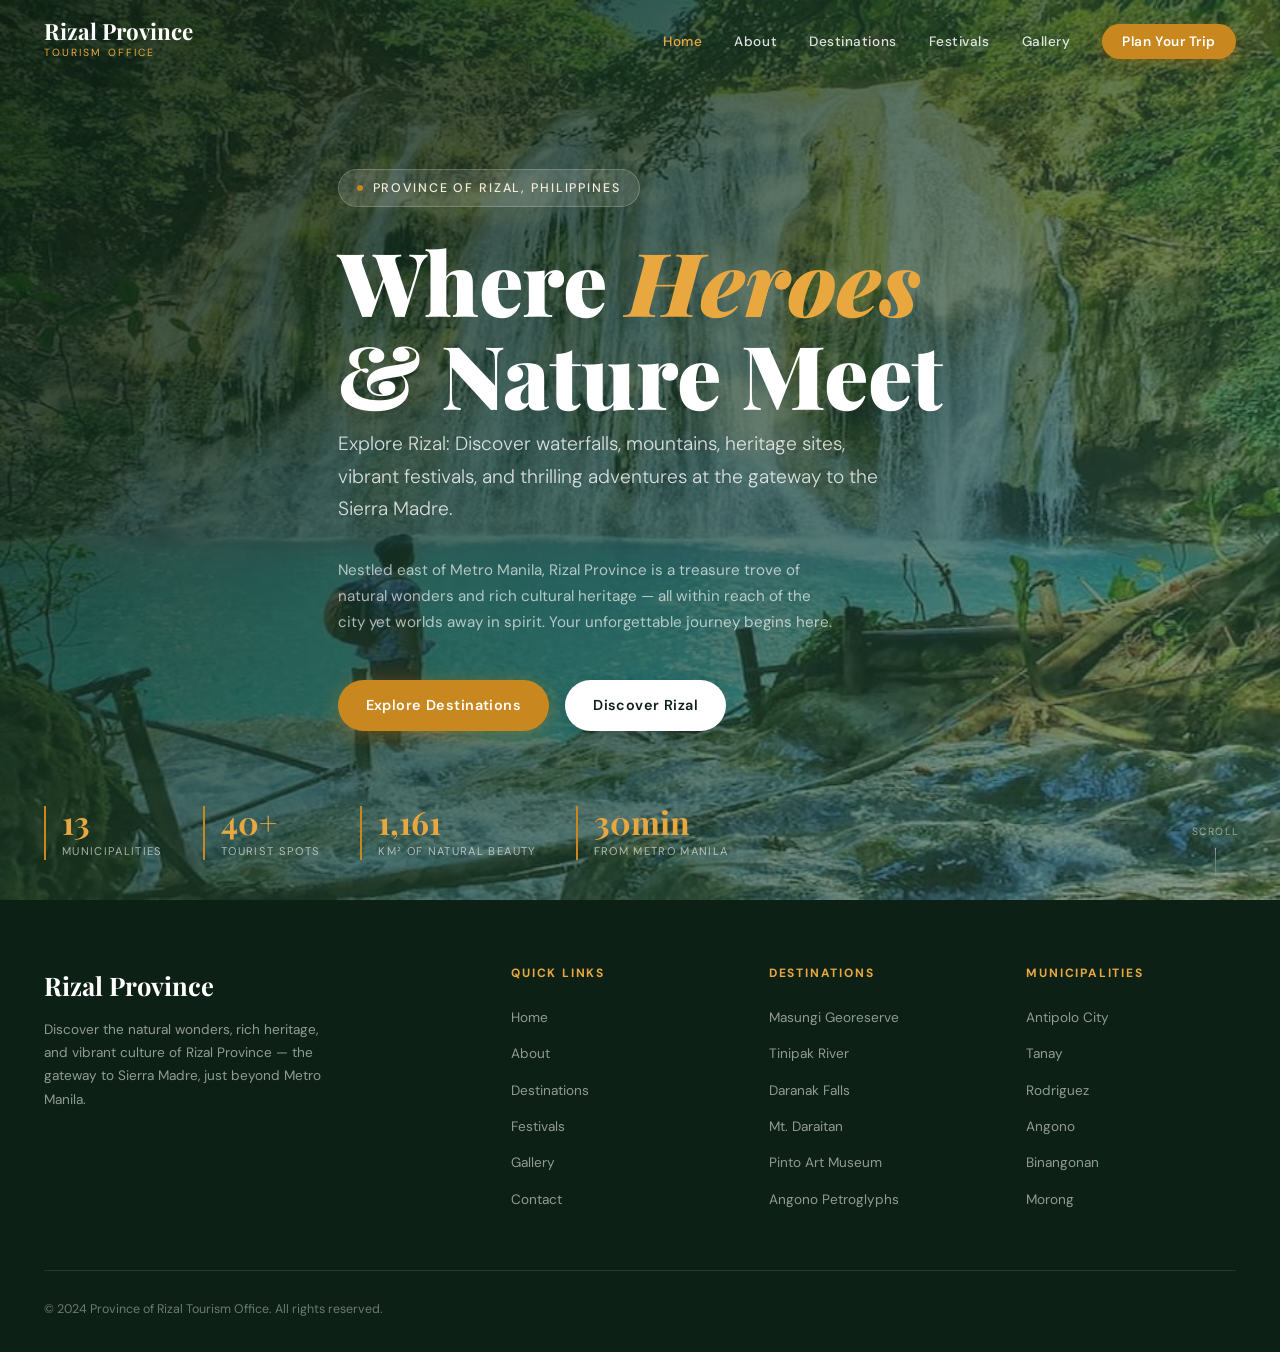
<file: index.html>
<!DOCTYPE html>
<html lang="en">
<head>
<meta charset="UTF-8">
<meta name="viewport" content="width=device-width, initial-scale=1.0">
<title>Rizal Province — Where Heroes & Nature Meet</title>
<link rel="preconnect" href="https://fonts.googleapis.com">
<link href="https://fonts.googleapis.com/css2?family=Playfair+Display:ital,wght@0,400;0,600;0,700;0,900;1,400;1,700&family=DM+Sans:opsz,wght@9..40,300;9..40,400;9..40,500;9..40,600&display=swap" rel="stylesheet">
<link rel="stylesheet" href="Styles/styles.css" />
</head>
<body data-page="home">

<!-- ─── NAVIGATION ─── -->
<nav id="navbar">
  <div class="container nav-inner">
    <a href="index.html" class="nav-logo">
      <span class="logo-main">Rizal Province</span>
      <span class="logo-sub">Tourism Office</span>
    </a>
    <ul class="nav-links">
      <li><a href="index.html" class="nav-active">Home</a></li>
      <li><a href="about.html">About</a></li>
      <li><a href="destinations.html">Destinations</a></li>
      <li><a href="festivals.html">Festivals</a></li>
      <li><a href="gallery.html">Gallery</a></li>
      <li><a href="inquiry.html" class="nav-cta">Plan Your Trip</a></li>
    </ul>
    <button class="hamburger" onclick="openMobileNav()" aria-label="Menu">
      <span></span><span></span><span></span>
    </button>
  </div>
</nav>

<!-- ─── MOBILE NAV ─── -->
<div class="mobile-nav" id="mobileNav">
  <button class="close-mobile" onclick="closeMobileNav()">✕</button>
  <a href="index.html" onclick="closeMobileNav()">Home</a>
  <a href="about.html" onclick="closeMobileNav()">About</a>
  <a href="destinations.html" onclick="closeMobileNav()">Destinations</a>
  <a href="festivals.html" onclick="closeMobileNav()">Festivals</a>
  <a href="gallery.html" onclick="closeMobileNav()">Gallery</a>
  <a href="inquiry.html" onclick="closeMobileNav()">Plan Your Trip</a>
</div>

<!-- ─── HERO ─── -->
<section id="home">
  <div class="hero-bg" id="heroBg"></div>
  <div class="hero-overlay"></div>
  <div class="container">
    <div class="hero-content">
      <div class="hero-province-label">
        <span></span>
        Province of Rizal, Philippines
      </div>
      <h1 class="hero-title">
        Where <em>Heroes</em><br>&amp; Nature Meet
      </h1>
      <p class="hero-slogan">
        Explore Rizal: Discover waterfalls, mountains, heritage sites,
        vibrant festivals, and thrilling adventures at the gateway to the Sierra Madre.
      </p>
      <p class="hero-welcome">
        Nestled east of Metro Manila, Rizal Province is a treasure trove of natural
        wonders and rich cultural heritage — all within reach of the city yet worlds away in spirit.
        Your unforgettable journey begins here.
      </p>
      <div class="hero-actions">
        <a href="destinations.html" class="btn btn-primary">Explore Destinations</a>
        <a href="about.html" class="btn btn-white">Discover Rizal</a>
      </div>
    </div>
  </div>
  <div class="hero-stats">
    <div class="container">
      <div class="stat-item">
        <div class="stat-num">13</div>
        <div class="stat-label">Municipalities</div>
      </div>
      <div class="stat-item">
        <div class="stat-num">40+</div>
        <div class="stat-label">Tourist Spots</div>
      </div>
      <div class="stat-item">
        <div class="stat-num">1,161</div>
        <div class="stat-label">km² of Natural Beauty</div>
      </div>
      <div class="stat-item">
        <div class="stat-num">30min</div>
        <div class="stat-label">From Metro Manila</div>
      </div>
    </div>
  </div>
  <div class="scroll-indicator">Scroll</div>
</section>

<!-- ─── FOOTER ─── -->
<footer>
  <div class="container">
    <div class="footer-grid">
      <div class="footer-brand">
        <div class="foot-logo">Rizal Province</div>
        <p>Discover the natural wonders, rich heritage, and vibrant culture of Rizal Province — the gateway to Sierra Madre, just beyond Metro Manila.</p>
      </div>
      <div class="footer-col">
        <h4>Quick Links</h4>
        <ul>
          <li><a href="index.html">Home</a></li>
          <li><a href="about.html">About</a></li>
          <li><a href="destinations.html">Destinations</a></li>
          <li><a href="festivals.html">Festivals</a></li>
          <li><a href="gallery.html">Gallery</a></li>
          <li><a href="inquiry.html">Contact</a></li>
        </ul>
      </div>
      <div class="footer-col">
        <h4>Destinations</h4>
        <ul>
          <li><a href="destinations.html">Masungi Georeserve</a></li>
          <li><a href="destinations.html">Tinipak River</a></li>
          <li><a href="destinations.html">Daranak Falls</a></li>
          <li><a href="destinations.html">Mt. Daraitan</a></li>
          <li><a href="destinations.html">Pinto Art Museum</a></li>
          <li><a href="destinations.html">Angono Petroglyphs</a></li>
        </ul>
      </div>
      <div class="footer-col">
        <h4>Municipalities</h4>
        <ul>
          <li><a href="destinations.html">Antipolo City</a></li>
          <li><a href="destinations.html">Tanay</a></li>
          <li><a href="destinations.html">Rodriguez</a></li>
          <li><a href="destinations.html">Angono</a></li>
          <li><a href="destinations.html">Binangonan</a></li>
          <li><a href="destinations.html">Morong</a></li>
        </ul>
      </div>
    </div>
    <div class="footer-bottom">
      <p>© 2024 Province of Rizal Tourism Office. All rights reserved.</p>
    </div>
  </div>
</footer>

<script src="Javascript/main.js"></script>
</body>
</html>
</file>
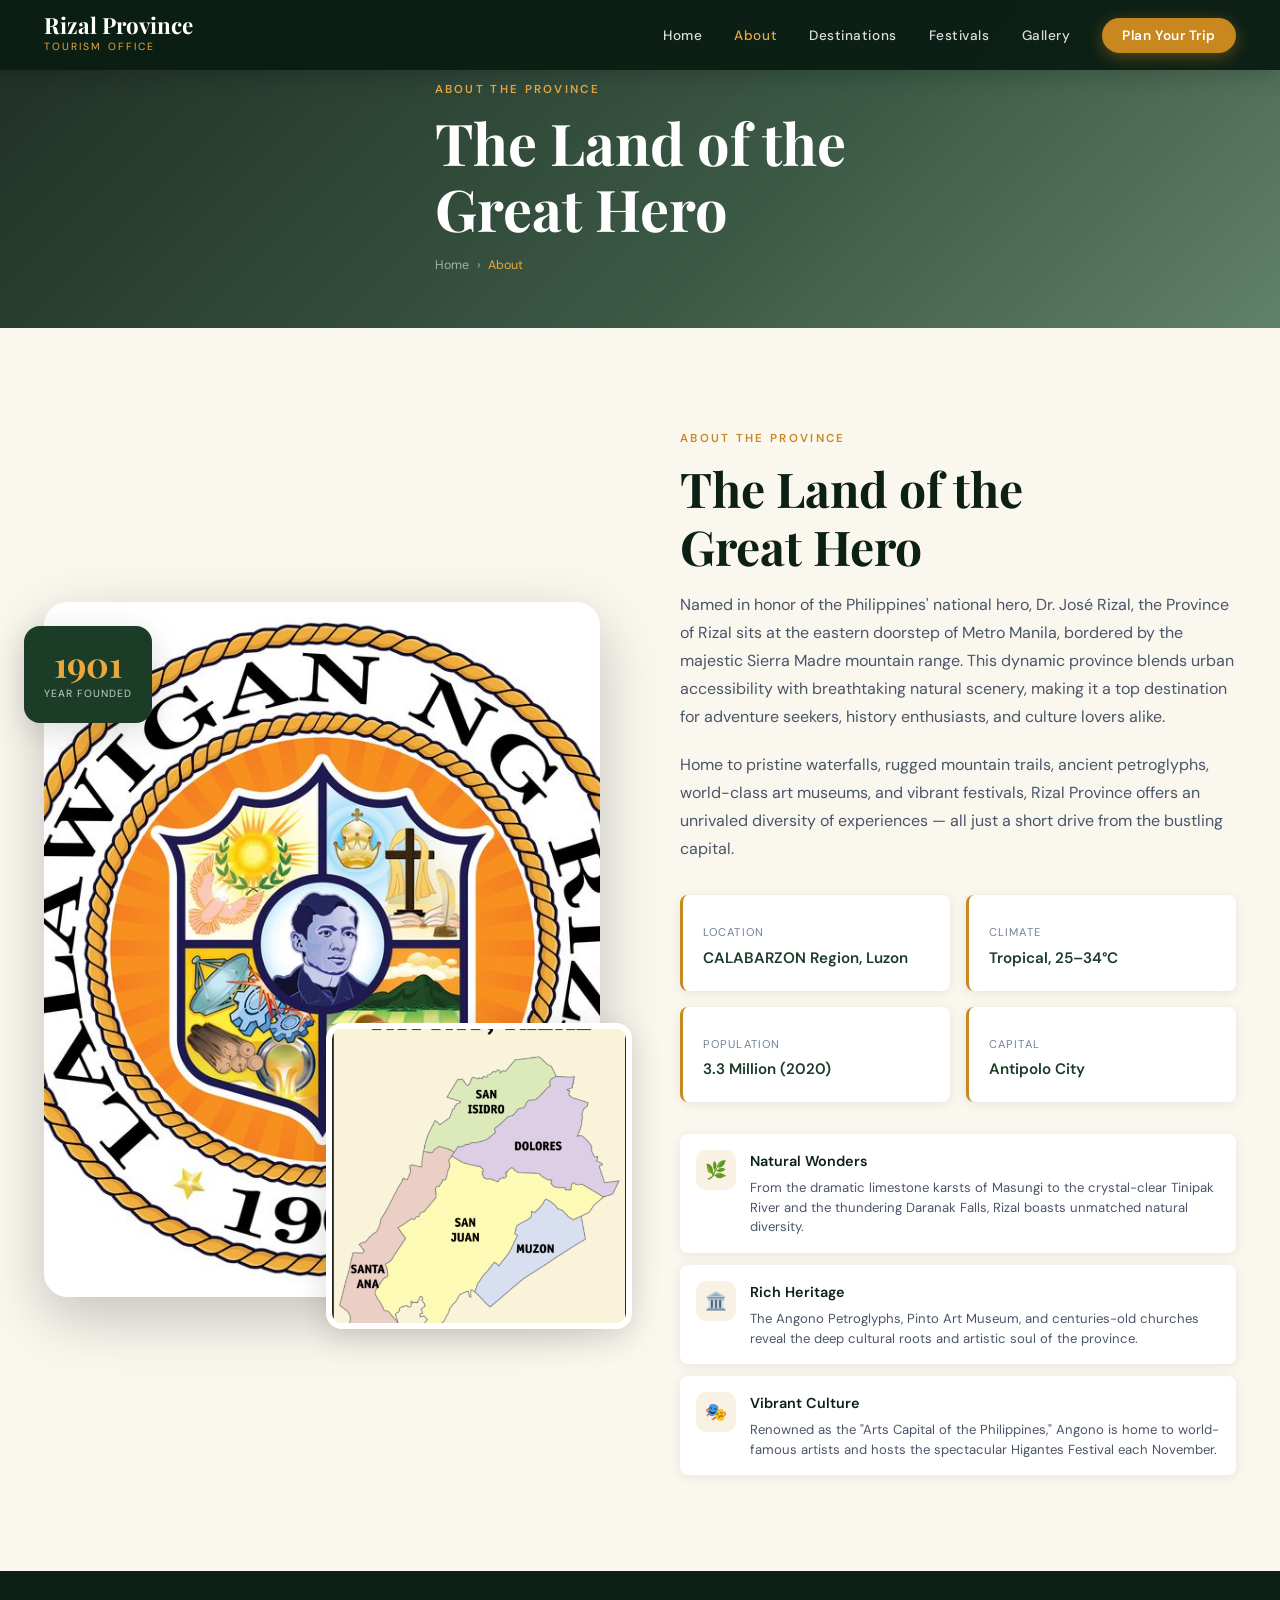
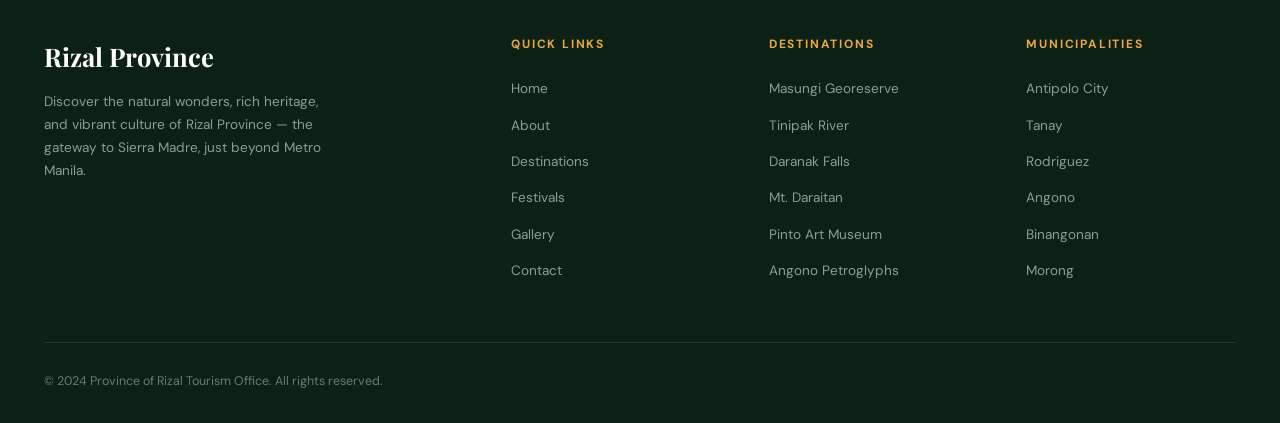
<file: about.html>
<!DOCTYPE html>
<html lang="en">
<head>
<meta charset="UTF-8">
<meta name="viewport" content="width=device-width, initial-scale=1.0">
<title>About — Rizal Province Tourism</title>
<link rel="preconnect" href="https://fonts.googleapis.com">
<link href="https://fonts.googleapis.com/css2?family=Playfair+Display:ital,wght@0,400;0,600;0,700;0,900;1,400;1,700&family=DM+Sans:opsz,wght@9..40,300;9..40,400;9..40,500;9..40,600&display=swap" rel="stylesheet">
<link rel="stylesheet" href="Styles/styles.css" />
<style>
  /* Page hero banner for inner pages */
  .page-hero {
    background: linear-gradient(135deg, rgba(11,30,20,.92) 0%, rgba(27,61,40,.85) 60%, rgba(45,90,61,.75) 100%),
                url('https://picsum.photos/seed/rizal-about/1920/600') center/cover no-repeat;
    min-height: 320px;
    display: flex;
    align-items: flex-end;
    padding-top: 80px;
  }
  .page-hero .container { padding-bottom: 52px; }
  .page-hero-label {
    font-size: .72rem; font-weight: 600; letter-spacing: .2em;
    text-transform: uppercase; color: var(--gold-lite); margin-bottom: 10px;
    display: block;
  }
  .page-hero-title {
    font-family: 'Playfair Display', serif;
    font-size: clamp(2.2rem, 5vw, 3.6rem);
    font-weight: 700; color: var(--white); line-height: 1.15;
  }
  .breadcrumb {
    display: flex; align-items: center; gap: 8px;
    font-size: .78rem; color: rgba(255,255,255,.55);
    margin-top: 14px;
  }
  .breadcrumb a { color: rgba(255,255,255,.55); transition: color .2s; }
  .breadcrumb a:hover { color: var(--gold-lite); }
  .breadcrumb span { color: var(--gold-lite); }
</style>
</head>
<body>

<!-- ─── NAVIGATION ─── -->
<nav id="navbar">
  <div class="container nav-inner">
    <a href="index.html" class="nav-logo">
      <span class="logo-main">Rizal Province</span>
      <span class="logo-sub">Tourism Office</span>
    </a>
    <ul class="nav-links">
      <li><a href="index.html">Home</a></li>
      <li><a href="about.html" class="nav-active">About</a></li>
      <li><a href="destinations.html">Destinations</a></li>
      <li><a href="festivals.html">Festivals</a></li>
      <li><a href="gallery.html">Gallery</a></li>
      <li><a href="inquiry.html" class="nav-cta">Plan Your Trip</a></li>
    </ul>
    <button class="hamburger" onclick="openMobileNav()" aria-label="Menu">
      <span></span><span></span><span></span>
    </button>
  </div>
</nav>

<!-- ─── MOBILE NAV ─── -->
<div class="mobile-nav" id="mobileNav">
  <button class="close-mobile" onclick="closeMobileNav()">✕</button>
  <a href="index.html" onclick="closeMobileNav()">Home</a>
  <a href="about.html" onclick="closeMobileNav()">About</a>
  <a href="destinations.html" onclick="closeMobileNav()">Destinations</a>
  <a href="festivals.html" onclick="closeMobileNav()">Festivals</a>
  <a href="gallery.html" onclick="closeMobileNav()">Gallery</a>
  <a href="inquiry.html" onclick="closeMobileNav()">Plan Your Trip</a>
</div>

<!-- ─── PAGE HERO BANNER ─── -->
<div class="page-hero">
  <div class="container">
    <span class="page-hero-label">About the Province</span>
    <h1 class="page-hero-title">The Land of the<br>Great Hero</h1>
    <div class="breadcrumb">
      <a href="index.html">Home</a> › <span>About</span>
    </div>
  </div>
</div>

<!-- ─── ABOUT ─── -->
<section id="about">
  <div class="container">
    <div class="about-grid">
      <div class="about-image-wrap reveal">
        <img class="about-image-main" src="images/Rizalc.jpg" alt="Rizal Province Nature">
        <img class="about-image-accent" src="images/rizalMap.png" alt="Rizal Heritage">
        <div class="about-badge">
          <div class="badge-num">1901</div>
          <div class="badge-label">Year Founded</div>
        </div>
      </div>
      <div class="about-content reveal">
        <span class="section-label">About the Province</span>
        <h2 class="section-title">The Land of the<br>Great Hero</h2>
        <p style="color:var(--text-mid);line-height:1.75;margin-bottom:20px">
          Named in honor of the Philippines' national hero, Dr. José Rizal, the Province of Rizal
          sits at the eastern doorstep of Metro Manila, bordered by the majestic Sierra Madre mountain range.
          This dynamic province blends urban accessibility with breathtaking natural scenery, making it a
          top destination for adventure seekers, history enthusiasts, and culture lovers alike.
        </p>
        <p style="color:var(--text-mid);line-height:1.75">
          Home to pristine waterfalls, rugged mountain trails, ancient petroglyphs, world-class art
          museums, and vibrant festivals, Rizal Province offers an unrivaled diversity of experiences —
          all just a short drive from the bustling capital.
        </p>
        <div class="about-facts">
          <div class="fact-card">
            <div class="fact-icon"></div>
            <div class="fact-title">Location</div>
            <div class="fact-val">CALABARZON Region, Luzon</div>
          </div>
          <div class="fact-card">
            <div class="fact-icon"></div>
            <div class="fact-title">Climate</div>
            <div class="fact-val">Tropical, 25–34°C</div>
          </div>
          <div class="fact-card">
            <div class="fact-icon"></div>
            <div class="fact-title">Population</div>
            <div class="fact-val">3.3 Million (2020)</div>
          </div>
          <div class="fact-card">
            <div class="fact-icon"></div>
            <div class="fact-title">Capital</div>
            <div class="fact-val">Antipolo City</div>
          </div>
        </div>
        <div class="about-features">
          <div class="about-feature">
            <div class="feat-icon">🌿</div>
            <div>
              <h4>Natural Wonders</h4>
              <p>From the dramatic limestone karsts of Masungi to the crystal-clear Tinipak River and the thundering Daranak Falls, Rizal boasts unmatched natural diversity.</p>
            </div>
          </div>
          <div class="about-feature">
            <div class="feat-icon">🏛️</div>
            <div>
              <h4>Rich Heritage</h4>
              <p>The Angono Petroglyphs, Pinto Art Museum, and centuries-old churches reveal the deep cultural roots and artistic soul of the province.</p>
            </div>
          </div>
          <div class="about-feature">
            <div class="feat-icon">🎭</div>
            <div>
              <h4>Vibrant Culture</h4>
              <p>Renowned as the "Arts Capital of the Philippines," Angono is home to world-famous artists and hosts the spectacular Higantes Festival each November.</p>
            </div>
          </div>
        </div>
      </div>
    </div>
  </div>
</section>

<!-- ─── FOOTER ─── -->
<footer>
  <div class="container">
    <div class="footer-grid">
      <div class="footer-brand">
        <div class="foot-logo">Rizal Province</div>
        <p>Discover the natural wonders, rich heritage, and vibrant culture of Rizal Province — the gateway to Sierra Madre, just beyond Metro Manila.</p>
      </div>
      <div class="footer-col">
        <h4>Quick Links</h4>
        <ul>
          <li><a href="index.html">Home</a></li>
          <li><a href="about.html">About</a></li>
          <li><a href="destinations.html">Destinations</a></li>
          <li><a href="festivals.html">Festivals</a></li>
          <li><a href="gallery.html">Gallery</a></li>
          <li><a href="inquiry.html">Contact</a></li>
        </ul>
      </div>
      <div class="footer-col">
        <h4>Destinations</h4>
        <ul>
          <li><a href="destinations.html">Masungi Georeserve</a></li>
          <li><a href="destinations.html">Tinipak River</a></li>
          <li><a href="destinations.html">Daranak Falls</a></li>
          <li><a href="destinations.html">Mt. Daraitan</a></li>
          <li><a href="destinations.html">Pinto Art Museum</a></li>
          <li><a href="destinations.html">Angono Petroglyphs</a></li>
        </ul>
      </div>
      <div class="footer-col">
        <h4>Municipalities</h4>
        <ul>
          <li><a href="destinations.html">Antipolo City</a></li>
          <li><a href="destinations.html">Tanay</a></li>
          <li><a href="destinations.html">Rodriguez</a></li>
          <li><a href="destinations.html">Angono</a></li>
          <li><a href="destinations.html">Binangonan</a></li>
          <li><a href="destinations.html">Morong</a></li>
        </ul>
      </div>
    </div>
    <div class="footer-bottom">
      <p>© 2024 Province of Rizal Tourism Office. All rights reserved.</p>
    </div>
  </div>
</footer>

<script src="Javascript/main.js"></script>
</body>
</html>
</file>
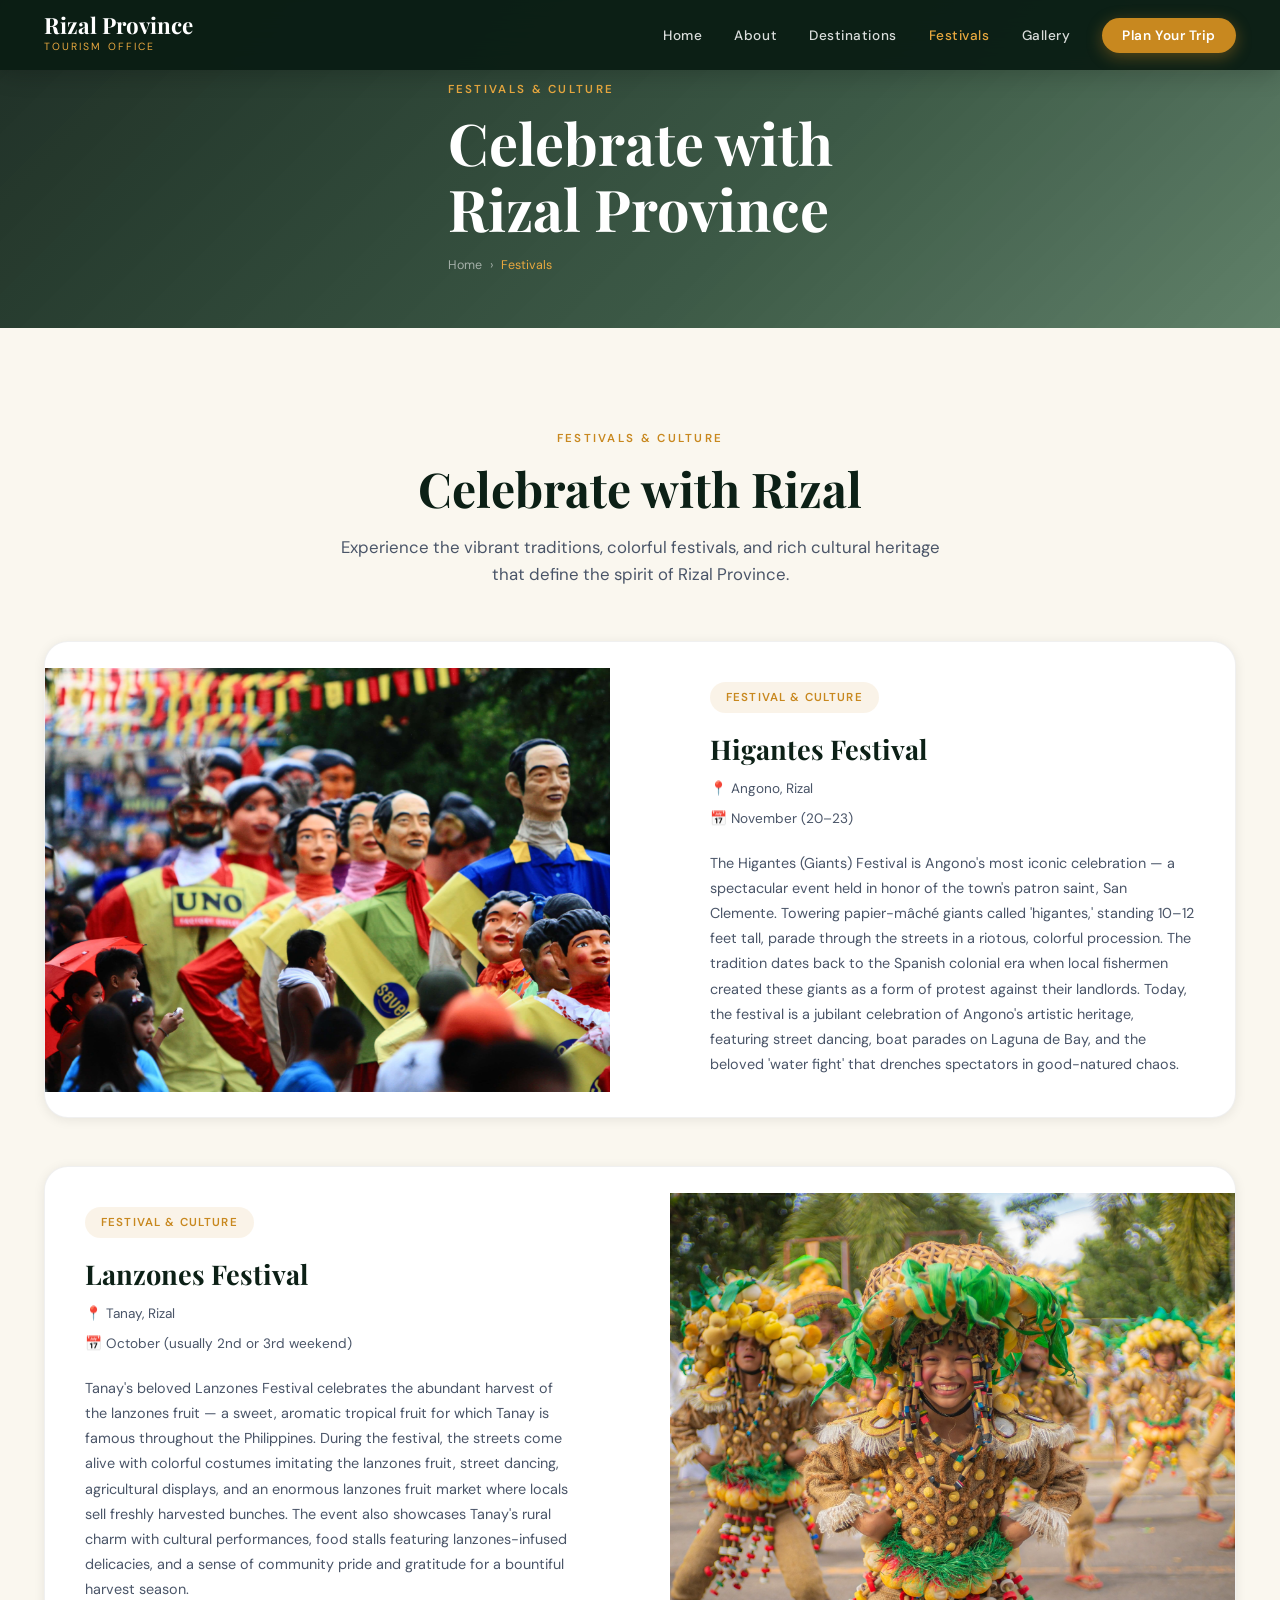
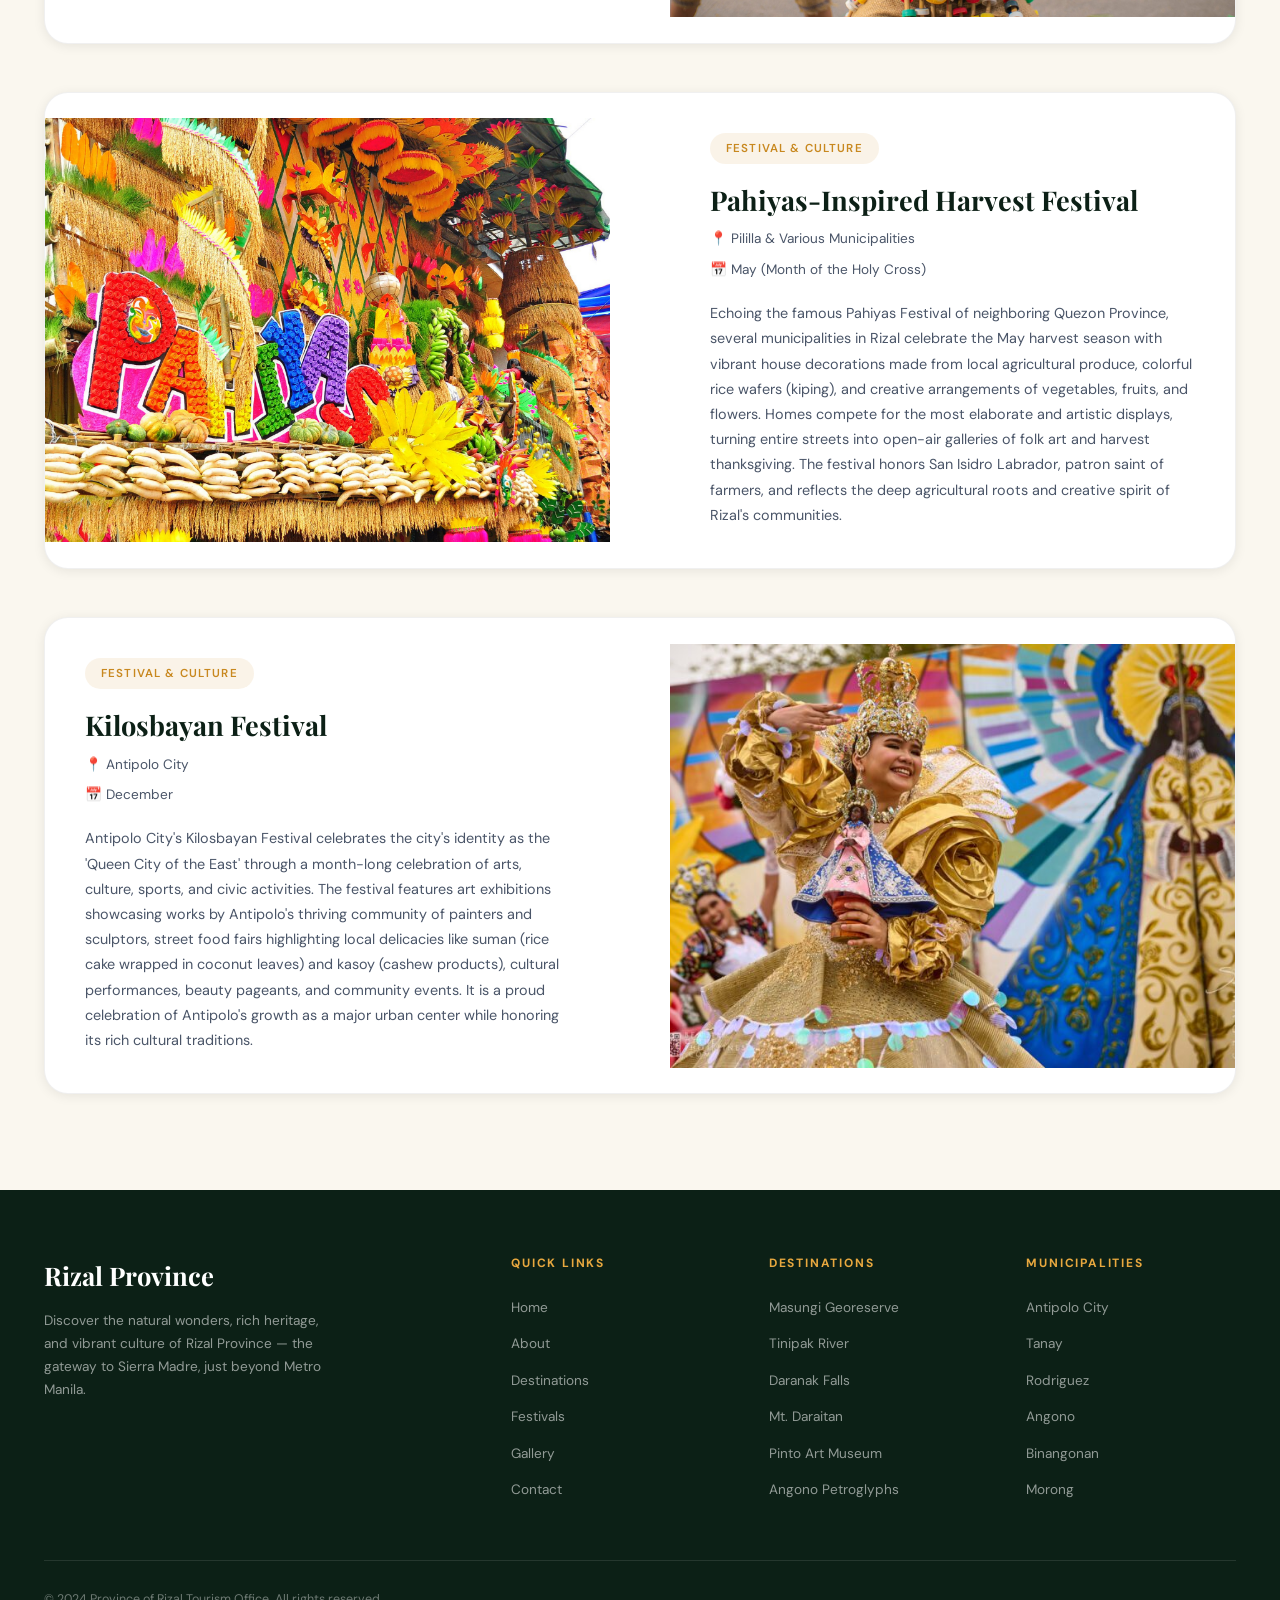
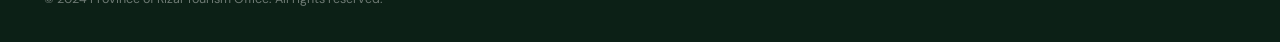
<file: festivals.html>
<!DOCTYPE html>
<html lang="en">
<head>
<meta charset="UTF-8">
<meta name="viewport" content="width=device-width, initial-scale=1.0">
<title>Festivals & Culture — Rizal Province Tourism</title>
<link rel="preconnect" href="https://fonts.googleapis.com">
<link href="https://fonts.googleapis.com/css2?family=Playfair+Display:ital,wght@0,400;0,600;0,700;0,900;1,400;1,700&family=DM+Sans:opsz,wght@9..40,300;9..40,400;9..40,500;9..40,600&display=swap" rel="stylesheet">
<link rel="stylesheet" href="Styles/styles.css" />
<style>
  .page-hero {
    background: linear-gradient(135deg, rgba(11,30,20,.92) 0%, rgba(27,61,40,.85) 60%, rgba(45,90,61,.75) 100%),
                url('https://picsum.photos/seed/rizal-fest/1920/600') center/cover no-repeat;
    min-height: 320px;
    display: flex;
    align-items: flex-end;
    padding-top: 80px;
  }
  .page-hero .container { padding-bottom: 52px; }
  .page-hero-label {
    font-size: .72rem; font-weight: 600; letter-spacing: .2em;
    text-transform: uppercase; color: var(--gold-lite); margin-bottom: 10px;
    display: block;
  }
  .page-hero-title {
    font-family: 'Playfair Display', serif;
    font-size: clamp(2.2rem, 5vw, 3.6rem);
    font-weight: 700; color: var(--white); line-height: 1.15;
  }
  .breadcrumb {
    display: flex; align-items: center; gap: 8px;
    font-size: .78rem; color: rgba(255,255,255,.55);
    margin-top: 14px;
  }
  .breadcrumb a { color: rgba(255,255,255,.55); transition: color .2s; }
  .breadcrumb a:hover { color: var(--gold-lite); }
  .breadcrumb span { color: var(--gold-lite); }
</style>
</head>
<body>

<!-- ─── NAVIGATION ─── -->
<nav id="navbar">
  <div class="container nav-inner">
    <a href="index.html" class="nav-logo">
      <span class="logo-main">Rizal Province</span>
      <span class="logo-sub">Tourism Office</span>
    </a>
    <ul class="nav-links">
      <li><a href="index.html">Home</a></li>
      <li><a href="about.html">About</a></li>
      <li><a href="destinations.html">Destinations</a></li>
      <li><a href="festivals.html" class="nav-active">Festivals</a></li>
      <li><a href="gallery.html">Gallery</a></li>
      <li><a href="inquiry.html" class="nav-cta">Plan Your Trip</a></li>
    </ul>
    <button class="hamburger" onclick="openMobileNav()" aria-label="Menu">
      <span></span><span></span><span></span>
    </button>
  </div>
</nav>

<!-- ─── MOBILE NAV ─── -->
<div class="mobile-nav" id="mobileNav">
  <button class="close-mobile" onclick="closeMobileNav()">✕</button>
  <a href="index.html" onclick="closeMobileNav()">Home</a>
  <a href="about.html" onclick="closeMobileNav()">About</a>
  <a href="destinations.html" onclick="closeMobileNav()">Destinations</a>
  <a href="festivals.html" onclick="closeMobileNav()">Festivals</a>
  <a href="gallery.html" onclick="closeMobileNav()">Gallery</a>
  <a href="inquiry.html" onclick="closeMobileNav()">Plan Your Trip</a>
</div>

<!-- ─── PAGE HERO BANNER ─── -->
<div class="page-hero">
  <div class="container">
    <span class="page-hero-label">Festivals & Culture</span>
    <h1 class="page-hero-title">Celebrate with<br>Rizal Province</h1>
    <div class="breadcrumb">
      <a href="index.html">Home</a> › <span>Festivals</span>
    </div>
  </div>
</div>

<!-- ─── FESTIVALS ─── -->
<section id="festivals">
  <div class="container">
    <div class="section-header center reveal">
      <span class="section-label">Festivals & Culture</span>
      <h2 class="section-title">Celebrate with Rizal</h2>
      <p class="section-sub">Experience the vibrant traditions, colorful festivals, and rich cultural heritage that define the spirit of Rizal Province.</p>
    </div>
    <div class="festival-list" id="festivalList"></div>
  </div>
</section>

<!-- ─── FOOTER ─── -->
<footer>
  <div class="container">
    <div class="footer-grid">
      <div class="footer-brand">
        <div class="foot-logo">Rizal Province</div>
        <p>Discover the natural wonders, rich heritage, and vibrant culture of Rizal Province — the gateway to Sierra Madre, just beyond Metro Manila.</p>
      </div>
      <div class="footer-col">
        <h4>Quick Links</h4>
        <ul>
          <li><a href="index.html">Home</a></li>
          <li><a href="about.html">About</a></li>
          <li><a href="destinations.html">Destinations</a></li>
          <li><a href="festivals.html">Festivals</a></li>
          <li><a href="gallery.html">Gallery</a></li>
          <li><a href="inquiry.html">Contact</a></li>
        </ul>
      </div>
      <div class="footer-col">
        <h4>Destinations</h4>
        <ul>
          <li><a href="destinations.html">Masungi Georeserve</a></li>
          <li><a href="destinations.html">Tinipak River</a></li>
          <li><a href="destinations.html">Daranak Falls</a></li>
          <li><a href="destinations.html">Mt. Daraitan</a></li>
          <li><a href="destinations.html">Pinto Art Museum</a></li>
          <li><a href="destinations.html">Angono Petroglyphs</a></li>
        </ul>
      </div>
      <div class="footer-col">
        <h4>Municipalities</h4>
        <ul>
          <li><a href="destinations.html">Antipolo City</a></li>
          <li><a href="destinations.html">Tanay</a></li>
          <li><a href="destinations.html">Rodriguez</a></li>
          <li><a href="destinations.html">Angono</a></li>
          <li><a href="destinations.html">Binangonan</a></li>
          <li><a href="destinations.html">Morong</a></li>
        </ul>
      </div>
    </div>
    <div class="footer-bottom">
      <p>© 2024 Province of Rizal Tourism Office. All rights reserved.</p>
    </div>
  </div>
</footer>

<script src="Javascript/main.js"></script>
</body>
</html>
</file>
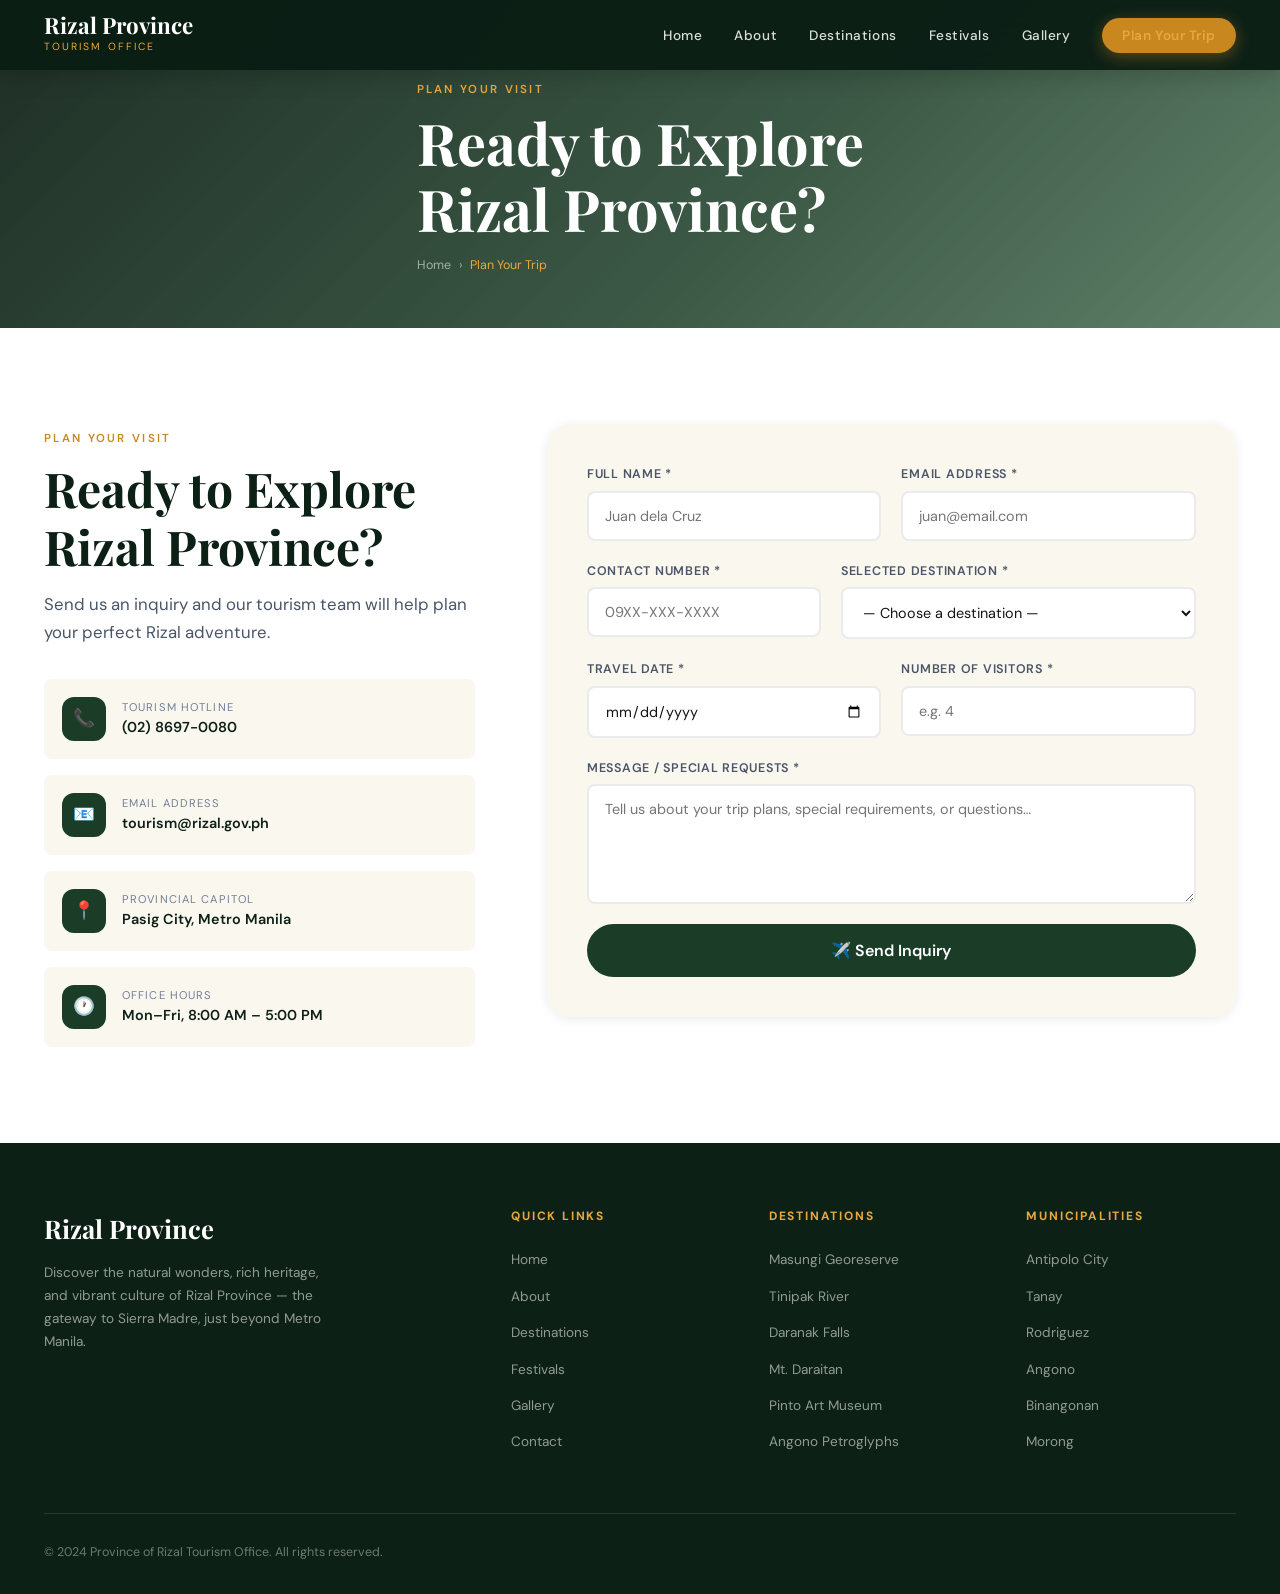
<file: inquiry.html>
<!DOCTYPE html>
<html lang="en">
<head>
<meta charset="UTF-8">
<meta name="viewport" content="width=device-width, initial-scale=1.0">
<title>Plan Your Trip — Rizal Province Tourism</title>
<link rel="preconnect" href="https://fonts.googleapis.com">
<link href="https://fonts.googleapis.com/css2?family=Playfair+Display:ital,wght@0,400;0,600;0,700;0,900;1,400;1,700&family=DM+Sans:opsz,wght@9..40,300;9..40,400;9..40,500;9..40,600&display=swap" rel="stylesheet">
<link rel="stylesheet" href="Styles/styles.css" />
<style>
  .page-hero {
    background: linear-gradient(135deg, rgba(11,30,20,.92) 0%, rgba(27,61,40,.85) 60%, rgba(45,90,61,.75) 100%),
                url('https://picsum.photos/seed/rizal-inquiry/1920/600') center/cover no-repeat;
    min-height: 320px;
    display: flex;
    align-items: flex-end;
    padding-top: 80px;
  }
  .page-hero .container { padding-bottom: 52px; }
  .page-hero-label {
    font-size: .72rem; font-weight: 600; letter-spacing: .2em;
    text-transform: uppercase; color: var(--gold-lite); margin-bottom: 10px;
    display: block;
  }
  .page-hero-title {
    font-family: 'Playfair Display', serif;
    font-size: clamp(2.2rem, 5vw, 3.6rem);
    font-weight: 700; color: var(--white); line-height: 1.15;
  }
  .breadcrumb {
    display: flex; align-items: center; gap: 8px;
    font-size: .78rem; color: rgba(255,255,255,.55);
    margin-top: 14px;
  }
  .breadcrumb a { color: rgba(255,255,255,.55); transition: color .2s; }
  .breadcrumb a:hover { color: var(--gold-lite); }
  .breadcrumb span { color: var(--gold-lite); }
</style>
</head>
<body>

<!-- ─── NAVIGATION ─── -->
<nav id="navbar">
  <div class="container nav-inner">
    <a href="index.html" class="nav-logo">
      <span class="logo-main">Rizal Province</span>
      <span class="logo-sub">Tourism Office</span>
    </a>
    <ul class="nav-links">
      <li><a href="index.html">Home</a></li>
      <li><a href="about.html">About</a></li>
      <li><a href="destinations.html">Destinations</a></li>
      <li><a href="festivals.html">Festivals</a></li>
      <li><a href="gallery.html">Gallery</a></li>
      <li><a href="inquiry.html" class="nav-cta nav-active">Plan Your Trip</a></li>
    </ul>
    <button class="hamburger" onclick="openMobileNav()" aria-label="Menu">
      <span></span><span></span><span></span>
    </button>
  </div>
</nav>

<!-- ─── MOBILE NAV ─── -->
<div class="mobile-nav" id="mobileNav">
  <button class="close-mobile" onclick="closeMobileNav()">✕</button>
  <a href="index.html" onclick="closeMobileNav()">Home</a>
  <a href="about.html" onclick="closeMobileNav()">About</a>
  <a href="destinations.html" onclick="closeMobileNav()">Destinations</a>
  <a href="festivals.html" onclick="closeMobileNav()">Festivals</a>
  <a href="gallery.html" onclick="closeMobileNav()">Gallery</a>
  <a href="inquiry.html" onclick="closeMobileNav()">Plan Your Trip</a>
</div>

<!-- ─── PAGE HERO BANNER ─── -->
<div class="page-hero">
  <div class="container">
    <span class="page-hero-label">Plan Your Visit</span>
    <h1 class="page-hero-title">Ready to Explore<br>Rizal Province?</h1>
    <div class="breadcrumb">
      <a href="index.html">Home</a> › <span>Plan Your Trip</span>
    </div>
  </div>
</div>

<!-- ─── INQUIRY ─── -->
<section id="inquiry">
  <div class="container">
    <div class="inquiry-wrap">
      <div class="reveal">
        <span class="section-label">Plan Your Visit</span>
        <h2 class="section-title">Ready to Explore<br>Rizal Province?</h2>
        <p class="section-sub" style="margin-bottom:0">Send us an inquiry and our tourism team will help plan your perfect Rizal adventure.</p>
        <div class="inquiry-info-cards">
          <div class="info-contact-card">
            <div class="ic-icon">📞</div>
            <div>
              <div class="ic-label"> Tourism Hotline</div>
              <div class="ic-val">(02) 8697-0080</div>
            </div>
          </div>
          <div class="info-contact-card">
            <div class="ic-icon">📧</div>
            <div>
              <div class="ic-label"> Email Address</div>
              <div class="ic-val">tourism@rizal.gov.ph</div>
            </div>
          </div>
          <div class="info-contact-card">
            <div class="ic-icon">📍</div>
            <div>
              <div class="ic-label"> Provincial Capitol</div>
              <div class="ic-val">Pasig City, Metro Manila</div>
            </div>
          </div>
          <div class="info-contact-card">
            <div class="ic-icon">🕐</div>
            <div>
              <div class="ic-label"> Office Hours</div>
              <div class="ic-val">Mon–Fri, 8:00 AM – 5:00 PM</div>
            </div>
          </div>
        </div>
      </div>
      <div class="reveal">
        <div class="inquiry-form" id="inquiryFormWrap">
          <form id="inquiryForm" novalidate>
            <div class="form-row">
              <div class="form-group" id="fg-name">
                <label>Full Name *</label>
                <input type="text" id="fname" name="fname" placeholder="Juan dela Cruz">
                <span class="error-msg">⚠ Full name is required.</span>
              </div>
              <div class="form-group" id="fg-email">
                <label>Email Address *</label>
                <input type="email" id="femail" name="femail" placeholder="juan@email.com">
                <span class="error-msg">⚠ Please enter a valid email address.</span>
              </div>
            </div>
            <div class="form-row">
              <div class="form-group" id="fg-phone">
                <label>Contact Number *</label>
                <input type="tel" id="fphone" name="fphone" placeholder="09XX-XXX-XXXX">
                <span class="error-msg">⚠ Enter a valid phone number (digits only).</span>
              </div>
              <div class="form-group" id="fg-dest">
                <label>Selected Destination *</label>
                <select id="fdest" name="fdest">
                  <option value="">— Choose a destination —</option>
                </select>
                <span class="error-msg">⚠ Please select a destination.</span>
              </div>
            </div>
            <div class="form-row">
              <div class="form-group" id="fg-date">
                <label>Travel Date *</label>
                <input type="date" id="fdate" name="fdate">
                <span class="error-msg">⚠ Travel date is required.</span>
              </div>
              <div class="form-group" id="fg-visitors">
                <label>Number of Visitors *</label>
                <input type="number" id="fvisitors" name="fvisitors" min="1" placeholder="e.g. 4">
                <span class="error-msg">⚠ Must be at least 1 visitor.</span>
              </div>
            </div>
            <div class="form-group" id="fg-message">
              <label>Message / Special Requests *</label>
              <textarea id="fmessage" name="fmessage" placeholder="Tell us about your trip plans, special requirements, or questions…"></textarea>
              <span class="error-msg">⚠ Message is required.</span>
            </div>
            <div class="form-submit-row">
              <button type="button" class="submit-btn" onclick="submitForm()">
                ✈️ Send Inquiry
              </button>
            </div>
          </form>
          <div class="form-success" id="formSuccess">
            <div class="success-icon"></div>
            <h3>Inquiry Received!</h3>
            <p>Thank you for reaching out! Our tourism team will get back to you within 24-48 hours to help plan your Rizal adventure.</p>
          </div>
        </div>
      </div>
    </div>
  </div>
</section>

<!-- ─── FOOTER ─── -->
<footer>
  <div class="container">
    <div class="footer-grid">
      <div class="footer-brand">
        <div class="foot-logo">Rizal Province</div>
        <p>Discover the natural wonders, rich heritage, and vibrant culture of Rizal Province — the gateway to Sierra Madre, just beyond Metro Manila.</p>
      </div>
      <div class="footer-col">
        <h4>Quick Links</h4>
        <ul>
          <li><a href="index.html">Home</a></li>
          <li><a href="about.html">About</a></li>
          <li><a href="destinations.html">Destinations</a></li>
          <li><a href="festivals.html">Festivals</a></li>
          <li><a href="gallery.html">Gallery</a></li>
          <li><a href="inquiry.html">Contact</a></li>
        </ul>
      </div>
      <div class="footer-col">
        <h4>Destinations</h4>
        <ul>
          <li><a href="destinations.html">Masungi Georeserve</a></li>
          <li><a href="destinations.html">Tinipak River</a></li>
          <li><a href="destinations.html">Daranak Falls</a></li>
          <li><a href="destinations.html">Mt. Daraitan</a></li>
          <li><a href="destinations.html">Pinto Art Museum</a></li>
          <li><a href="destinations.html">Angono Petroglyphs</a></li>
        </ul>
      </div>
      <div class="footer-col">
        <h4>Municipalities</h4>
        <ul>
          <li><a href="destinations.html">Antipolo City</a></li>
          <li><a href="destinations.html">Tanay</a></li>
          <li><a href="destinations.html">Rodriguez</a></li>
          <li><a href="destinations.html">Angono</a></li>
          <li><a href="destinations.html">Binangonan</a></li>
          <li><a href="destinations.html">Morong</a></li>
        </ul>
      </div>
    </div>
    <div class="footer-bottom">
      <p>© 2024 Province of Rizal Tourism Office. All rights reserved.</p>
    </div>
  </div>
</footer>

<script src="Javascript/main.js"></script>
</body>
</html>
</file>
<file: Styles/styles.css>
:root {
  --forest-dark: #0c2016;
  --forest:      #1b3d28;
  --forest-mid:  #2d5a3d;
  --forest-lite: #3d7a52;
  --gold:        #c8881f;
  --gold-lite:   #e8a83f;
  --terra:       #c55a2b;
  --cream:       #f4eddb;
  --cream-lite:  #faf7ef;
  --sage:        #7ea886;
  --text-dark:   #141414;
  --text-mid:    #4a5568;
  --text-lite:   #718096;
  --white:       #ffffff;
  --shadow-sm: 0 2px 12px rgba(0,0,0,.08);
  --shadow-md: 0 8px 32px rgba(0,0,0,.14);
  --shadow-lg: 0 20px 60px rgba(0,0,0,.22);
  --radius-sm: 8px;
  --radius-md: 16px;
  --radius-lg: 24px;
  --transition: .35s cubic-bezier(.4,0,.2,1);
}
*,*::before,*::after{box-sizing:border-box;margin:0;padding:0}
html{scroll-behavior:smooth;font-size:16px}
body{
  font-family:'DM Sans',sans-serif;
  background:var(--cream-lite);
  color:var(--text-dark);
  overflow-x:hidden;
  line-height:1.65;
  scroll-behavior:smooth;
}
img{max-width:100%;display:block}
a{text-decoration:none;color:inherit}
button{cursor:pointer;border:none;background:none;font-family:inherit}
ul{list-style:none}

/* ──────────────────────────────────────────
   TYPOGRAPHY UTILITIES
────────────────────────────────────────── */
.serif{font-family:'Playfair Display',serif}
.section-label{
  display:inline-block;
  font-size:.72rem;
  font-weight:600;
  letter-spacing:.2em;
  text-transform:uppercase;
  color:var(--gold);
  margin-bottom:12px;
}
.section-title{
  font-family:'Playfair Display',serif;
  font-size:clamp(2rem,4vw,3rem);
  font-weight:700;
  line-height:1.2;
  color:var(--forest-dark);
  margin-bottom:16px;
}
.section-sub{
  font-size:1.05rem;
  color:var(--text-mid);
  max-width:600px;
  margin-bottom:40px;
}
.section-header{margin-bottom:52px}
.section-header.center{text-align:center}
.section-header.center .section-sub{margin-left:auto;margin-right:auto}

/* ──────────────────────────────────────────
   LAYOUT
────────────────────────────────────────── */
.container{max-width:1240px;margin:0 auto;padding:0 24px}
section{padding:96px 0}
section:nth-child(even){background:var(--cream-lite)}
section:nth-child(odd){background:var(--white)}

/* ──────────────────────────────────────────
   BUTTONS
────────────────────────────────────────── */
.btn{
  display:inline-flex;align-items:center;gap:8px;
  padding:14px 28px;
  border-radius:50px;
  font-size:.9rem;font-weight:600;
  transition:var(--transition);
  letter-spacing:.03em;
}
.btn-primary{
  background:var(--gold);
  color:var(--white);
  box-shadow:0 4px 20px rgba(200,136,31,.4);
}
.btn-primary:hover{
  background:var(--gold-lite);
  transform:translateY(-2px);
  box-shadow:0 8px 28px rgba(200,136,31,.5);
}
.btn-outline{
  border:2px solid var(--forest);
  color:var(--forest);
}
.btn-outline:hover{
  background:var(--forest);
  color:var(--white);
  transform:translateY(-2px);
}
.btn-white{
  background:var(--white);
  color:var(--forest-dark);
  box-shadow:0 4px 20px rgba(0,0,0,.15);
}
.btn-white:hover{
  background:var(--cream);
  transform:translateY(-2px);
}

/* ──────────────────────────────────────────
   NAVIGATION
────────────────────────────────────────── */
#navbar{
  position:fixed;top:0;left:0;right:0;z-index:1000;
  padding:20px 0;
  transition:var(--transition);
}
#navbar.scrolled{
  background:rgba(11,30,20,.96);
  backdrop-filter:blur(16px);
  padding:14px 0;
  box-shadow:0 4px 24px rgba(0,0,0,.2);
}
.nav-inner{
  display:flex;align-items:center;justify-content:space-between;
}
.nav-logo{
  display:flex;flex-direction:column;
  color:var(--white);
}
.nav-logo .logo-main{
  font-family:'Playfair Display',serif;
  font-size:1.4rem;font-weight:700;
  line-height:1;
}
.nav-logo .logo-sub{
  font-size:.65rem;letter-spacing:.2em;text-transform:uppercase;
  color:var(--gold-lite);margin-top:2px;
}
.nav-links{display:flex;align-items:center;gap:32px}
.nav-links a{
  font-size:.85rem;font-weight:500;letter-spacing:.04em;
  color:rgba(255,255,255,.85);
  transition:color .25s;
}
.nav-links a:hover{color:var(--gold-lite)}
.nav-cta{
  background:var(--gold);
  color:var(--white) !important;
  padding:9px 20px;
  border-radius:50px;
  font-weight:600 !important;
  box-shadow:0 4px 16px rgba(200,136,31,.4);
  transition:var(--transition) !important;
}
.nav-cta:hover{background:var(--gold-lite) !important;transform:translateY(-1px)}
.hamburger{
  display:none;flex-direction:column;gap:5px;
  padding:4px;
}
.hamburger span{
  display:block;width:24px;height:2px;
  background:var(--white);border-radius:2px;
  transition:var(--transition);
}
.mobile-nav{
  display:none;position:fixed;top:0;left:0;right:0;bottom:0;
  background:var(--forest-dark);z-index:999;
  flex-direction:column;align-items:center;justify-content:center;
  gap:32px;
}
.mobile-nav.open{display:flex}
.mobile-nav a{
  font-family:'Playfair Display',serif;
  font-size:2rem;color:var(--white);
  transition:color .25s;
}
.mobile-nav a:hover{color:var(--gold-lite)}
.close-mobile{
  position:absolute;top:24px;right:24px;
  font-size:2rem;color:var(--white);
  background:none;border:none;cursor:pointer;
}

/* ──────────────────────────────────────────
   HERO SECTION
────────────────────────────────────────── */
#home{
  position:relative;min-height:100vh;
  display:flex;align-items:center;
  overflow:hidden;
  padding:0;background:none;
}
.hero-bg{
  position:absolute;inset:0;
  background-image:url('https://picsum.photos/seed/sierra-madre-hero/1920/1080');
  background-size:cover;background-position:center;
  transform:scale(1.05);
  transition:transform 10s ease-out;
}
.hero-bg.loaded{transform:scale(1)}
.hero-overlay{
  position:absolute;inset:0;
  background:linear-gradient(
    135deg,
    rgba(11,30,20,.88) 0%,
    rgba(27,61,40,.72) 45%,
    rgba(45,90,61,.5) 100%
  );
}
.hero-content{
  position:relative;z-index:1;
  max-width:760px;
  animation:heroFadeIn .9s ease both;
}
@keyframes heroFadeIn{
  from{opacity:0;transform:translateY(40px)}
  to{opacity:1;transform:translateY(0)}
}
.hero-province-label{
  display:inline-flex;align-items:center;gap:10px;
  background:rgba(255,255,255,.12);
  backdrop-filter:blur(8px);
  border:1px solid rgba(255,255,255,.2);
  padding:8px 18px;border-radius:50px;
  color:var(--cream);font-size:.78rem;
  font-weight:500;letter-spacing:.15em;text-transform:uppercase;
  margin-bottom:28px;
}
.hero-province-label span{
  width:6px;height:6px;border-radius:50%;
  background:var(--gold);display:inline-block;
}
.hero-title{
  font-family:'Playfair Display',serif;
  font-size:clamp(3rem,7vw,5.5rem);
  font-weight:900;line-height:1.05;
  color:var(--white);
  margin-bottom:8px;
}
.hero-title em{
  font-style:italic;color:var(--gold-lite);
}
.hero-slogan{
  font-size:clamp(1rem,2vw,1.2rem);
  color:rgba(255,255,255,.8);
  font-weight:300;
  max-width:560px;
  margin-bottom:32px;
  line-height:1.7;
}
.hero-welcome{
  font-size:.95rem;color:rgba(255,255,255,.65);
  max-width:500px;margin-bottom:44px;line-height:1.7;
}
.hero-actions{display:flex;gap:16px;flex-wrap:wrap}
.hero-stats{
  position:absolute;bottom:40px;left:0;right:0;
  z-index:1;
}
.hero-stats .container{
  display:flex;gap:40px;
  padding-bottom:0;
}
.stat-item{
  color:var(--white);
  border-left:2px solid var(--gold);
  padding-left:16px;
}
.stat-num{
  font-family:'Playfair Display',serif;
  font-size:2rem;font-weight:700;
  color:var(--gold-lite);line-height:1;
}
.stat-label{
  font-size:.7rem;letter-spacing:.12em;
  text-transform:uppercase;color:rgba(255,255,255,.6);
  margin-top:4px;
}
.scroll-indicator{
  position:absolute;bottom:20px;right:40px;z-index:1;
  display:flex;flex-direction:column;align-items:center;gap:8px;
  color:rgba(255,255,255,.5);font-size:.65rem;
  letter-spacing:.15em;text-transform:uppercase;
  animation:bounce 2s infinite;
}
@keyframes bounce{
  0%,100%{transform:translateY(0)}
  50%{transform:translateY(6px)}
}
.scroll-indicator::after{
  content:'';display:block;
  width:1px;height:32px;
  background:linear-gradient(rgba(255,255,255,.5),transparent);
}

/* ──────────────────────────────────────────
   ABOUT SECTION
────────────────────────────────────────── */
#about{background:var(--cream-lite)!important}
.about-grid{display:grid;grid-template-columns:1fr 1fr;gap:80px;align-items:center}
.about-image-wrap{position:relative}
.about-image-main{
  width:100%;aspect-ratio:4/5;
  object-fit:cover;border-radius:var(--radius-lg);
  box-shadow:var(--shadow-lg);
}
.about-image-accent{
  position:absolute;bottom:-32px;right:-32px;
  width:55%;aspect-ratio:1;
  object-fit:cover;
  border-radius:var(--radius-md);
  border:6px solid var(--white);
  box-shadow:var(--shadow-md);
}
.about-badge{
  position:absolute;top:24px;left:-20px;
  background:var(--forest);
  color:var(--white);
  padding:20px;border-radius:var(--radius-md);
  text-align:center;min-width:120px;
  box-shadow:var(--shadow-md);
}
.about-badge .badge-num{
  font-family:'Playfair Display',serif;
  font-size:2.2rem;font-weight:700;
  color:var(--gold-lite);line-height:1;
}
.about-badge .badge-label{
  font-size:.65rem;letter-spacing:.1em;text-transform:uppercase;
  color:rgba(255,255,255,.75);margin-top:4px;
}
.about-content{}
.about-facts{
  display:grid;grid-template-columns:1fr 1fr;gap:16px;
  margin-bottom:32px;margin-top:32px;
}
.fact-card{
  background:var(--white);border-radius:var(--radius-sm);
  padding:20px;border-left:3px solid var(--gold);
  box-shadow:var(--shadow-sm);
  transition:var(--transition);
}
.fact-card:hover{transform:translateX(4px)}
.fact-card .fact-icon{font-size:1.4rem;margin-bottom:8px}
.fact-card .fact-title{font-size:.7rem;text-transform:uppercase;letter-spacing:.1em;color:var(--text-lite);margin-bottom:4px}
.fact-card .fact-val{font-size:.95rem;font-weight:600;color:var(--forest)}
.about-features{display:flex;flex-direction:column;gap:12px;margin-top:28px}
.about-feature{
  display:flex;align-items:flex-start;gap:14px;
  padding:16px;background:var(--white);
  border-radius:var(--radius-sm);
  box-shadow:var(--shadow-sm);
}
.about-feature .feat-icon{
  width:40px;height:40px;border-radius:10px;
  background:rgba(200,136,31,.12);
  display:flex;align-items:center;justify-content:center;
  font-size:1.1rem;flex-shrink:0;
}
.about-feature h4{font-size:.9rem;font-weight:600;margin-bottom:4px;color:var(--forest-dark)}
.about-feature p{font-size:.82rem;color:var(--text-mid);line-height:1.5}

/* ──────────────────────────────────────────
   DESTINATIONS SECTION
────────────────────────────────────────── */
#destinations{background:var(--white)!important}
.dest-controls{
  background:var(--cream);border-radius:var(--radius-lg);
  padding:24px;margin-bottom:40px;
  display:flex;flex-direction:column;gap:20px;
}
.search-row{display:flex;gap:16px;align-items:center}
.search-wrap{
  position:relative;flex:1;
}
.search-wrap input{
  width:100%;padding:14px 20px 14px 48px;
  border:2px solid transparent;
  border-radius:50px;
  background:var(--white);
  font-family:'DM Sans',sans-serif;
  font-size:.9rem;color:var(--text-dark);
  transition:var(--transition);
  box-shadow:var(--shadow-sm);
}
.search-wrap input:focus{
  outline:none;
  border-color:var(--gold);
  box-shadow:0 0 0 4px rgba(200,136,31,.12);
}
.search-wrap .search-icon{
  position:absolute;left:18px;top:50%;transform:translateY(-50%);
  font-size:1.1rem;color:var(--text-lite);pointer-events:none;
}
.filter-row{
  display:flex;gap:10px;flex-wrap:wrap;
}
.filter-btn{
  padding:8px 20px;border-radius:50px;
  font-size:.8rem;font-weight:600;letter-spacing:.03em;
  border:2px solid transparent;
  background:var(--white);
  color:var(--text-mid);
  transition:var(--transition);
  box-shadow:var(--shadow-sm);
}
.filter-btn:hover{border-color:var(--forest);color:var(--forest)}
.filter-btn.active{
  background:var(--forest);color:var(--white);
  border-color:var(--forest);
  box-shadow:0 4px 16px rgba(27,61,40,.3);
}
.results-count{font-size:.85rem;color:var(--text-lite);margin-bottom:16px}
.dest-grid{
  display:grid;
  grid-template-columns:repeat(auto-fill,minmax(320px,1fr));
  gap:28px;
}
.dest-card{
  background:var(--white);border-radius:var(--radius-md);
  overflow:hidden;box-shadow:var(--shadow-sm);
  transition:var(--transition);
  border:1px solid rgba(0,0,0,.06);
}
.dest-card:hover{
  transform:translateY(-8px);
  box-shadow:var(--shadow-lg);
}
.dest-card-img{
  position:relative;overflow:hidden;
  aspect-ratio:16/10;
}
.dest-card-img img{
  width:100%;height:100%;object-fit:cover;
  transition:transform .6s ease;
}
.dest-card:hover .dest-card-img img{transform:scale(1.08)}
.dest-category-badge{
  position:absolute;top:14px;left:14px;
  background:rgba(11,30,20,.75);
  backdrop-filter:blur(6px);
  color:var(--cream);
  padding:5px 12px;border-radius:50px;
  font-size:.7rem;font-weight:600;letter-spacing:.05em;
  text-transform:uppercase;
  border:1px solid rgba(255,255,255,.15);
}
.dest-card-body{padding:22px}
.dest-card-loc{
  display:flex;align-items:center;gap:6px;
  font-size:.75rem;color:var(--text-lite);margin-bottom:8px;
}
.dest-card-loc::before{content:'📍';font-size:.8rem}
.dest-card-name{
  font-family:'Playfair Display',serif;
  font-size:1.22rem;font-weight:700;
  color:var(--forest-dark);margin-bottom:8px;line-height:1.25;
}
.dest-card-desc{
  font-size:.85rem;color:var(--text-mid);
  line-height:1.6;margin-bottom:16px;
  display:-webkit-box;-webkit-line-clamp:3;
  -webkit-box-orient:vertical;overflow:hidden;
}
.dest-card-meta{
  display:flex;gap:16px;margin-bottom:18px;
}
.meta-item{
  display:flex;align-items:center;gap:6px;
  font-size:.75rem;color:var(--text-lite);
}
.dest-card-footer{
  border-top:1px solid rgba(0,0,0,.07);
  padding-top:16px;
  display:flex;align-items:center;justify-content:space-between;
}
.dest-card-fee{
  font-size:.82rem;font-weight:600;
  color:var(--forest);
}
.view-details-btn{
  padding:9px 20px;
  border-radius:50px;
  background:var(--forest);color:var(--white);
  font-size:.78rem;font-weight:600;letter-spacing:.03em;
  transition:var(--transition);
}
.view-details-btn:hover{
  background:var(--forest-lite);
  transform:translateY(-1px);
}
.no-results{
  grid-column:1/-1;
  text-align:center;padding:60px 24px;
  color:var(--text-lite);
}
.no-results .nr-icon{font-size:3rem;margin-bottom:16px}
.no-results h3{font-size:1.2rem;margin-bottom:8px;color:var(--text-mid)}

/* ──────────────────────────────────────────
   DESTINATION MODAL
────────────────────────────────────────── */
.modal-overlay{
  position:fixed;inset:0;z-index:2000;
  background:rgba(0,0,0,.75);
  backdrop-filter:blur(6px);
  display:flex;align-items:center;justify-content:center;
  padding:20px;
  opacity:0;pointer-events:none;
  transition:opacity .3s;
}
.modal-overlay.open{opacity:1;pointer-events:all}
.modal-box{
  background:var(--white);border-radius:var(--radius-lg);
  max-width:800px;width:100%;
  max-height:90vh;overflow-y:auto;
  transform:translateY(20px);
  transition:transform .3s;
  box-shadow:var(--shadow-lg);
}
.modal-overlay.open .modal-box{transform:translateY(0)}
.modal-img{
  width:100%;aspect-ratio:16/7;object-fit:cover;
  border-radius:var(--radius-lg) var(--radius-lg) 0 0;
}
.modal-body{padding:32px}
.modal-header{
  display:flex;justify-content:space-between;align-items:flex-start;
  margin-bottom:24px;
}
.modal-title-wrap{}
.modal-cat{
  font-size:.7rem;font-weight:600;letter-spacing:.15em;
  text-transform:uppercase;color:var(--gold);
  margin-bottom:8px;
}
.modal-name{
  font-family:'Playfair Display',serif;
  font-size:1.9rem;font-weight:700;
  color:var(--forest-dark);line-height:1.2;
}
.modal-location{
  display:flex;align-items:center;gap:6px;
  font-size:.85rem;color:var(--text-lite);margin-top:6px;
}
.modal-close{
  width:40px;height:40px;border-radius:50%;
  background:var(--cream);border:none;
  font-size:1.3rem;cursor:pointer;flex-shrink:0;
  display:flex;align-items:center;justify-content:center;
  transition:var(--transition);
}
.modal-close:hover{background:var(--terra);color:var(--white)}
.modal-desc{
  font-size:.95rem;color:var(--text-mid);line-height:1.75;
  margin-bottom:28px;
}
.modal-grid{
  display:grid;grid-template-columns:1fr 1fr;gap:16px;
  margin-bottom:28px;
}
.modal-info-card{
  background:var(--cream-lite);border-radius:var(--radius-sm);
  padding:16px;
}
.modal-info-card .info-label{
  font-size:.68rem;letter-spacing:.1em;text-transform:uppercase;
  color:var(--text-lite);margin-bottom:6px;
  display:flex;align-items:center;gap:6px;
}
.modal-info-card .info-val{
  font-size:.92rem;font-weight:600;color:var(--forest-dark);
}
.modal-section-title{
  font-family:'Playfair Display',serif;
  font-size:1.1rem;font-weight:700;
  color:var(--forest-dark);margin-bottom:12px;
}
.activities-list{
  display:flex;flex-wrap:wrap;gap:8px;margin-bottom:24px;
}
.activity-tag{
  background:rgba(27,61,40,.08);
  color:var(--forest);
  padding:6px 14px;border-radius:50px;
  font-size:.78rem;font-weight:500;
}
.travel-tips{
  background:linear-gradient(135deg,rgba(200,136,31,.08),rgba(200,136,31,.04));
  border:1px solid rgba(200,136,31,.2);
  border-radius:var(--radius-sm);
  padding:20px;
}
.travel-tips .tip-icon{font-size:1.3rem;margin-bottom:8px}
.travel-tips p{font-size:.88rem;color:var(--text-mid);line-height:1.7}

/* ──────────────────────────────────────────
   FESTIVALS SECTION
────────────────────────────────────────── */
#festivals{background:var(--cream-lite)!important}
.festival-list{display:flex;flex-direction:column;gap:48px}
.festival-card{
  display:grid;grid-template-columns:1fr 1fr;gap:60px;
  align-items:center;
  background:var(--white);border-radius:var(--radius-lg);
  overflow:hidden;box-shadow:var(--shadow-sm);
  border:1px solid rgba(0,0,0,.06);
}
.festival-card:nth-child(even){direction:rtl}
.festival-card:nth-child(even)>*{direction:ltr}
.festival-img{
  width:100%;aspect-ratio:4/3;
  object-fit:cover;
}
.festival-body{padding:40px}
.festival-tag{
  display:inline-flex;align-items:center;gap:8px;
  background:rgba(200,136,31,.1);
  color:var(--gold);
  padding:6px 16px;border-radius:50px;
  font-size:.72rem;font-weight:600;letter-spacing:.1em;
  text-transform:uppercase;
  margin-bottom:20px;
}
.festival-name{
  font-family:'Playfair Display',serif;
  font-size:1.7rem;font-weight:700;
  color:var(--forest-dark);margin-bottom:12px;
  line-height:1.2;
}
.festival-meta{
  display:flex;flex-direction:column;gap:8px;
  margin-bottom:20px;
}
.festival-meta span{
  display:flex;align-items:center;gap:8px;
  font-size:.85rem;color:var(--text-mid);
}
.festival-desc{
  font-size:.9rem;color:var(--text-mid);
  line-height:1.75;
}

/* ──────────────────────────────────────────
   GALLERY SECTION
────────────────────────────────────────── */
#gallery{background:var(--forest-dark)!important;color:var(--white)}
#gallery .section-title{color:var(--white)}
#gallery .section-sub{color:rgba(255,255,255,.6)}
#gallery .section-label{color:var(--gold-lite)}
.gallery-grid{
  columns:4;column-gap:12px;
}
.gallery-item{
  break-inside:avoid;margin-bottom:12px;
  cursor:pointer;overflow:hidden;
  border-radius:var(--radius-sm);
  position:relative;
}
.gallery-item img{
  width:100%;display:block;
  transition:transform .5s ease, filter .3s;
}
.gallery-item:hover img{transform:scale(1.05);filter:brightness(.85)}
.gallery-item .gallery-overlay{
  position:absolute;inset:0;
  background:linear-gradient(to top,rgba(0,0,0,.7) 0%,transparent 60%);
  opacity:0;transition:opacity .3s;
  display:flex;align-items:flex-end;
  padding:12px;
}
.gallery-item:hover .gallery-overlay{opacity:1}
.gallery-item .gal-caption{
  color:var(--white);font-size:.75rem;font-weight:500;
}

/* ──────────────────────────────────────────
   LIGHTBOX
────────────────────────────────────────── */
.lightbox{
  position:fixed;inset:0;z-index:3000;
  background:rgba(0,0,0,.95);
  display:none;align-items:center;justify-content:center;
  flex-direction:column;gap:16px;
}
.lightbox.open{display:flex}
.lightbox-img{
  max-width:90vw;max-height:80vh;
  object-fit:contain;border-radius:var(--radius-sm);
  box-shadow:var(--shadow-lg);
}
.lightbox-caption{color:rgba(255,255,255,.7);font-size:.9rem}
.lightbox-close{
  position:absolute;top:20px;right:24px;
  color:var(--white);font-size:2rem;background:none;border:none;cursor:pointer;
  transition:color .2s;
}
.lightbox-close:hover{color:var(--gold-lite)}
.lightbox-prev,.lightbox-next{
  position:absolute;top:50%;transform:translateY(-50%);
  background:rgba(255,255,255,.12);color:var(--white);
  border:none;cursor:pointer;width:52px;height:52px;
  border-radius:50%;font-size:1.4rem;
  display:flex;align-items:center;justify-content:center;
  transition:var(--transition);backdrop-filter:blur(4px);
}
.lightbox-prev{left:20px}
.lightbox-next{right:20px}
.lightbox-prev:hover,.lightbox-next:hover{background:rgba(255,255,255,.25)}
.lightbox-counter{
  color:rgba(255,255,255,.5);font-size:.8rem;
}

/* ──────────────────────────────────────────
   INQUIRY SECTION
────────────────────────────────────────── */
#inquiry{background:var(--white)!important}
.inquiry-wrap{
  display:grid;grid-template-columns:1fr 1.6fr;gap:72px;
  align-items:start;
}
.inquiry-info{}
.inquiry-info-cards{
  display:flex;flex-direction:column;gap:16px;margin-top:32px;
}
.info-contact-card{
  display:flex;align-items:center;gap:16px;
  background:var(--cream-lite);
  border-radius:var(--radius-sm);
  padding:18px;
}
.info-contact-card .ic-icon{
  width:44px;height:44px;border-radius:12px;
  background:var(--forest);color:var(--white);
  display:flex;align-items:center;justify-content:center;
  font-size:1.1rem;flex-shrink:0;
}
.info-contact-card .ic-label{font-size:.7rem;text-transform:uppercase;letter-spacing:.1em;color:var(--text-lite)}
.info-contact-card .ic-val{font-size:.9rem;font-weight:600;color:var(--forest-dark)}
.inquiry-form{
  background:var(--cream-lite);
  border-radius:var(--radius-lg);
  padding:40px;
  box-shadow:var(--shadow-sm);
}
.form-row{display:grid;grid-template-columns:1fr 1fr;gap:20px}
.form-group{display:flex;flex-direction:column;gap:6px;margin-bottom:20px}
.form-group label{
  font-size:.78rem;font-weight:600;
  letter-spacing:.06em;text-transform:uppercase;
  color:var(--text-mid);
}
.form-group input,
.form-group select,
.form-group textarea{
  padding:14px 16px;
  border:2px solid rgba(0,0,0,.08);
  border-radius:var(--radius-sm);
  background:var(--white);
  font-family:'DM Sans',sans-serif;
  font-size:.9rem;color:var(--text-dark);
  transition:var(--transition);
}
.form-group input:focus,
.form-group select:focus,
.form-group textarea:focus{
  outline:none;
  border-color:var(--gold);
  box-shadow:0 0 0 4px rgba(200,136,31,.1);
}
.form-group textarea{resize:vertical;min-height:120px}
.form-group .error-msg{
  font-size:.75rem;color:#e53e3e;
  display:none;align-items:center;gap:4px;
}
.form-group.has-error input,
.form-group.has-error select,
.form-group.has-error textarea{
  border-color:#e53e3e;
}
.form-group.has-error .error-msg{display:flex}
.form-submit-row{margin-top:8px}
.submit-btn{
  width:100%;padding:16px;
  background:var(--forest);color:var(--white);
  border-radius:50px;font-size:1rem;font-weight:600;
  border:none;cursor:pointer;
  transition:var(--transition);
  display:flex;align-items:center;justify-content:center;gap:10px;
}
.submit-btn:hover{
  background:var(--forest-lite);
  transform:translateY(-2px);
  box-shadow:0 8px 24px rgba(27,61,40,.3);
}
.form-success{
  background:rgba(45,90,61,.1);
  border:2px solid var(--forest-mid);
  border-radius:var(--radius-md);
  padding:32px;text-align:center;
  display:none;
}
.form-success .success-icon{font-size:2.5rem;margin-bottom:12px}
.form-success h3{
  font-family:'Playfair Display',serif;
  font-size:1.4rem;color:var(--forest-dark);margin-bottom:8px;
}
.form-success p{font-size:.9rem;color:var(--text-mid)}

/* ──────────────────────────────────────────
   FOOTER
────────────────────────────────────────── */
footer{
  background:var(--forest-dark);
  color:var(--white);
  padding:64px 0 32px;
}
.footer-grid{
  display:grid;grid-template-columns:2fr 1fr 1fr 1fr;
  gap:48px;margin-bottom:48px;
}
.footer-brand .foot-logo{
  font-family:'Playfair Display',serif;
  font-size:1.6rem;font-weight:700;
  color:var(--white);margin-bottom:12px;
}
.footer-brand p{
  font-size:.85rem;color:rgba(255,255,255,.55);
  line-height:1.7;max-width:280px;
}
.footer-col h4{
  font-size:.75rem;letter-spacing:.15em;text-transform:uppercase;
  color:var(--gold-lite);margin-bottom:20px;
}
.footer-col ul li{margin-bottom:10px}
.footer-col ul li a{
  font-size:.85rem;color:rgba(255,255,255,.55);
  transition:color .2s;
}
.footer-col ul li a:hover{color:var(--white)}
.footer-bottom{
  border-top:1px solid rgba(255,255,255,.1);
  padding-top:28px;
  display:flex;justify-content:space-between;align-items:center;
}
.footer-bottom p{font-size:.78rem;color:rgba(255,255,255,.4)}
.social-links{display:flex;gap:12px}
.social-link{
  width:36px;height:36px;border-radius:50%;
  background:rgba(255,255,255,.08);
  display:flex;align-items:center;justify-content:center;
  color:rgba(255,255,255,.6);font-size:.85rem;
  transition:var(--transition);
}
.social-link:hover{background:var(--gold);color:var(--white)}

/* ──────────────────────────────────────────
   SCROLL REVEAL
────────────────────────────────────────── */
.reveal{
  opacity:0;transform:translateY(28px);
  transition:opacity .7s ease,transform .7s ease;
}
.reveal.visible{opacity:1;transform:none}

/* ──────────────────────────────────────────
   RESPONSIVE
────────────────────────────────────────── */
@media(max-width:1024px){
  .about-grid{grid-template-columns:1fr;gap:48px}
  .about-image-wrap{max-width:500px}
  .footer-grid{grid-template-columns:1fr 1fr;gap:32px}
  .gallery-grid{columns:3}
  .festival-card{grid-template-columns:1fr}
  .festival-card:nth-child(even){direction:ltr}
  .festival-img{aspect-ratio:16/7}
  .inquiry-wrap{grid-template-columns:1fr}
}
@media(max-width:768px){
  section{padding:64px 0}
  .nav-links{display:none}
  .hamburger{display:flex}
  .hero-stats .container{flex-wrap:wrap;gap:20px}
  .about-image-accent{display:none}
  .about-badge{left:-10px}
  .dest-grid{grid-template-columns:1fr}
  .modal-grid{grid-template-columns:1fr}
  .gallery-grid{columns:2}
  .form-row{grid-template-columns:1fr}
  .footer-grid{grid-template-columns:1fr}
  .footer-bottom{flex-direction:column;gap:16px;text-align:center}
}
@media(max-width:480px){
  .gallery-grid{columns:2}
  .lightbox-prev{left:8px}
  .lightbox-next{right:8px}
}
/* ──────────────────────────────────────────
   MULTI-PAGE ADDITIONS
────────────────────────────────────────── */

/* Active nav link highlight */
.nav-links a.nav-active {
  color: var(--gold-lite) !important;
}

/* On inner pages the navbar sits over a dark page-hero banner,
   so force the scrolled (dark) style immediately */
body:not([data-page="home"]) #navbar {
  background: rgba(11,30,20,.96);
  backdrop-filter: blur(16px);
  padding: 14px 0;
  box-shadow: 0 4px 24px rgba(0,0,0,.2);
}

/* Page hero banner (inner pages only) */
.page-hero {
  padding-top: 80px;
}
</file>
